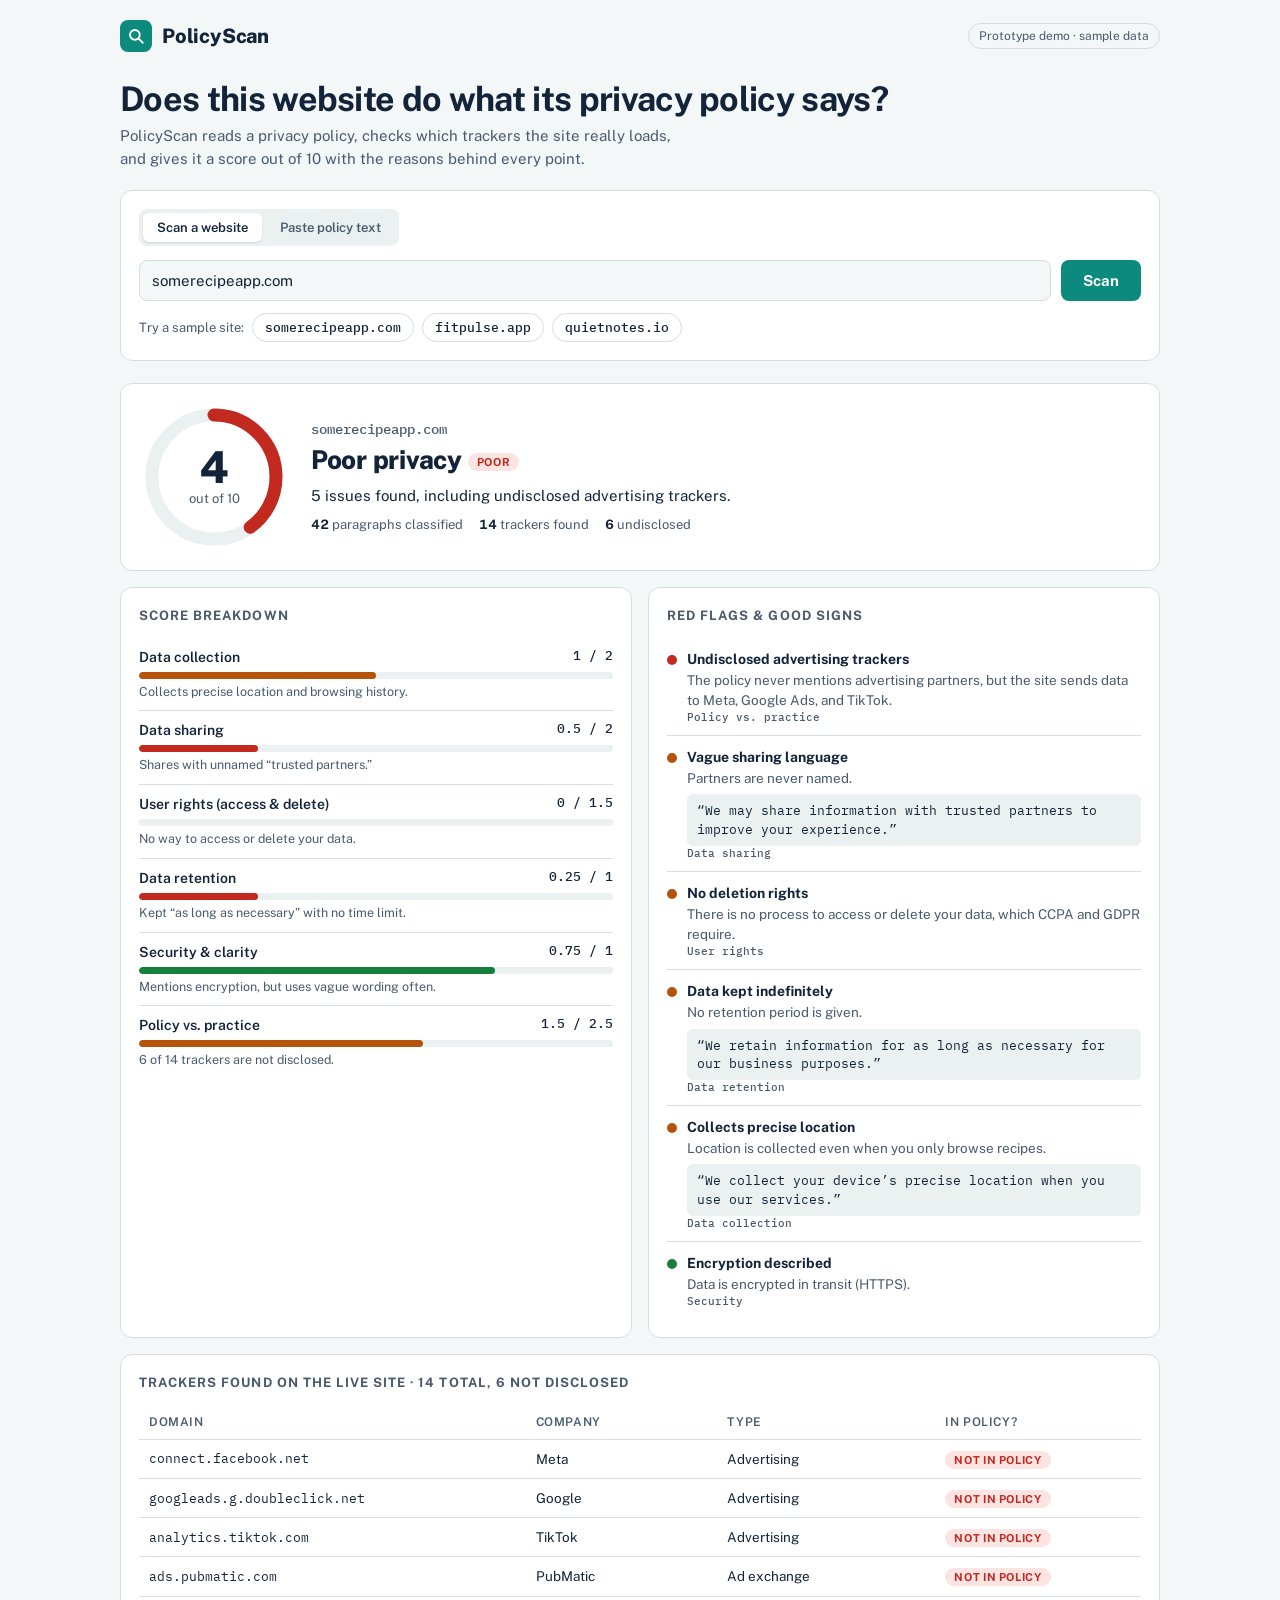
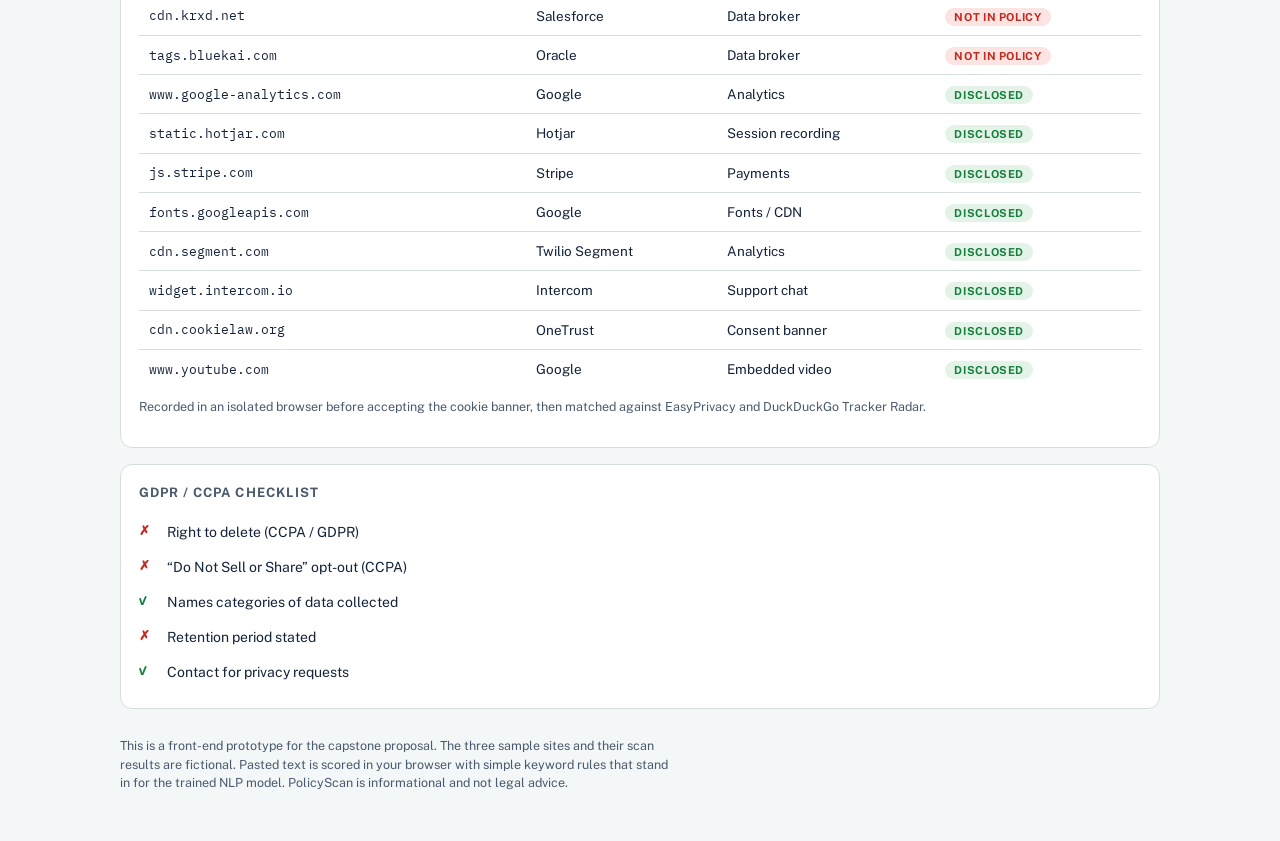
<file: demo/policyscan.html>
<!DOCTYPE html>
<html lang="en">
<head>
<meta charset="utf-8">
<meta name="viewport" content="width=device-width, initial-scale=1">
<title>PolicyScan</title>
<link rel="preconnect" href="https://fonts.googleapis.com">
<link rel="preconnect" href="https://fonts.gstatic.com" crossorigin>
<link rel="stylesheet" href="https://fonts.googleapis.com/css2?family=Public+Sans:wght@400;500;600;700;800&family=IBM+Plex+Mono:wght@400;500&display=swap">
<style>
:root{
  --bg:#F4F7F7; --surface:#FFFFFF; --surface-2:#EAF1F0; --ink:#13233A; --ink-2:#4A5A6E; --line:#D5DEDD;
  --accent:#0D8A7E; --accent-ink:#FFFFFF; --good:#15803D; --warn:#B45309; --bad:#C2291F;
  --good-bg:#E4F3E8; --warn-bg:#FBEFD9; --bad-bg:#FBE4E1;
  --sans:"Public Sans",system-ui,-apple-system,"Segoe UI",sans-serif;
  --mono:"IBM Plex Mono",ui-monospace,"SFMono-Regular",Menlo,monospace;
}
@media (prefers-color-scheme: dark){
  :root:not([data-theme="light"]){
    color-scheme:dark;
    --bg:#0E1622; --surface:#16212F; --surface-2:#1C2A3A; --ink:#E6EDF3; --ink-2:#9AAABB; --line:#2A3A4C;
    --accent:#2BB3A3; --accent-ink:#06201D; --good:#4ADE80; --warn:#F5B454; --bad:#F87171;
    --good-bg:#14301F; --warn-bg:#35270F; --bad-bg:#3A1A18;
  }
}
:root[data-theme="dark"]{
  color-scheme:dark;
  --bg:#0E1622; --surface:#16212F; --surface-2:#1C2A3A; --ink:#E6EDF3; --ink-2:#9AAABB; --line:#2A3A4C;
  --accent:#2BB3A3; --accent-ink:#06201D; --good:#4ADE80; --warn:#F5B454; --bad:#F87171;
  --good-bg:#14301F; --warn-bg:#35270F; --bad-bg:#3A1A18;
}
*{box-sizing:border-box}
[hidden]{display:none!important}
body{margin:0}
body{background:var(--bg);color:var(--ink);font-family:var(--sans);font-size:15px;line-height:1.5;padding-inline:16px;padding-block:0 48px}
.wrap{max-width:1040px;margin:0 auto}
header.top{display:flex;align-items:center;justify-content:space-between;gap:12px;padding-block:20px;flex-wrap:wrap}
.brand{display:flex;align-items:center;gap:10px;font-weight:800;font-size:20px;letter-spacing:-.01em}
.logo{width:32px;height:32px;border-radius:8px;background:var(--accent);display:grid;place-items:center}
.logo svg{width:18px;height:18px}
.demo-tag{font-size:12px;color:var(--ink-2);border:1px solid var(--line);border-radius:999px;padding:3px 10px}
h1{font-size:clamp(24px,4vw,34px);line-height:1.15;letter-spacing:-.02em;margin:8px 0 6px;text-wrap:balance}
.lede{color:var(--ink-2);max-width:62ch;margin:0 0 20px}
.panel{background:var(--surface);border:1px solid var(--line);border-radius:12px;padding:18px}
.tabs{display:flex;gap:4px;background:var(--surface-2);border-radius:8px;padding:4px;width:max-content;max-width:100%;margin-bottom:14px}
.tabs button{border:0;background:transparent;color:var(--ink-2);font:600 13px var(--sans);padding:7px 14px;border-radius:6px;cursor:pointer}
.tabs button[aria-selected="true"]{background:var(--surface);color:var(--ink);box-shadow:0 1px 2px rgba(0,0,0,.12)}
.row{display:flex;gap:10px;flex-wrap:wrap}
input[type=text],textarea{flex:1 1 260px;min-width:0;font:15px var(--sans);color:var(--ink);background:var(--bg);border:1px solid var(--line);border-radius:8px;padding:11px 12px}
textarea{width:100%;min-height:150px;font:13px/1.55 var(--mono);resize:vertical}
input:focus,textarea:focus,button:focus-visible{outline:2px solid var(--accent);outline-offset:2px}
.btn{background:var(--accent);color:var(--accent-ink);border:0;border-radius:8px;font:700 15px var(--sans);padding:11px 22px;cursor:pointer}
.btn:hover{filter:brightness(1.08)}
.btn:disabled{opacity:.6;cursor:progress}
.samples{display:flex;gap:8px;flex-wrap:wrap;align-items:center;margin-top:12px;font-size:13px;color:var(--ink-2)}
.chip{border:1px solid var(--line);background:var(--surface);color:var(--ink);border-radius:999px;padding:5px 12px;font:500 13px var(--mono);cursor:pointer}
.chip:hover{border-color:var(--accent)}
.hint{font-size:12.5px;color:var(--ink-2);margin-top:8px}

.steps{list-style:none;padding:0;margin:18px 0 0;display:grid;gap:8px}
.steps li{display:flex;align-items:center;gap:10px;font-size:14px;color:var(--ink-2)}
.steps .dot{width:18px;height:18px;border-radius:50%;border:2px solid var(--line);flex:none;display:grid;place-items:center}
.steps li.run .dot{border-color:var(--accent);border-top-color:transparent;animation:spin .8s linear infinite}
.steps li.done{color:var(--ink)}
.steps li.done .dot{background:var(--accent);border-color:var(--accent)}
.steps li.done .dot::after{content:"";width:6px;height:3px;border-left:2px solid var(--accent-ink);border-bottom:2px solid var(--accent-ink);transform:rotate(-45deg) translate(1px,-1px)}
.steps li.skip{opacity:.55}
@keyframes spin{to{transform:rotate(360deg)}}
@media (prefers-reduced-motion: reduce){.steps li.run .dot{animation:none}}

#report{margin-top:22px;display:grid;gap:16px}
.summary{display:grid;grid-template-columns:auto 1fr;gap:22px;align-items:center}
@media (max-width:620px){.summary{grid-template-columns:1fr;justify-items:start}}
.ring{position:relative;width:150px;height:150px}
.ring svg{width:100%;height:100%;transform:rotate(-90deg)}
.ring .val{position:absolute;inset:0;display:grid;place-content:center;text-align:center}
.ring .num{font-size:44px;font-weight:800;line-height:1;font-variant-numeric:tabular-nums}
.ring .of{font-size:13px;color:var(--ink-2)}
.site{font:500 14px var(--mono);color:var(--ink-2)}
.verdict{font-size:26px;font-weight:800;margin:2px 0 6px;letter-spacing:-.01em}
.pill{display:inline-block;font:700 11px var(--sans);letter-spacing:.06em;text-transform:uppercase;padding:3px 9px;border-radius:999px}
.p-good{background:var(--good-bg);color:var(--good)} .p-warn{background:var(--warn-bg);color:var(--warn)} .p-bad{background:var(--bad-bg);color:var(--bad)}
.meta{display:flex;gap:16px;flex-wrap:wrap;font-size:13px;color:var(--ink-2);margin-top:8px}
.meta b{color:var(--ink);font-variant-numeric:tabular-nums}

.grid2{display:grid;grid-template-columns:1fr 1fr;gap:16px}
@media (max-width:820px){.grid2{grid-template-columns:1fr}}
h2{font-size:13px;letter-spacing:.08em;text-transform:uppercase;color:var(--ink-2);margin:0 0 12px;font-weight:700}
.cat{display:grid;grid-template-columns:1fr auto;gap:4px 12px;padding:9px 0;border-bottom:1px solid var(--line)}
.cat:last-child{border-bottom:0}
.cat .name{font-weight:600;font-size:14px}
.cat .pts{font:500 13px var(--mono);font-variant-numeric:tabular-nums}
.bar{grid-column:1/-1;height:7px;background:var(--surface-2);border-radius:4px;overflow:hidden}
.bar i{display:block;height:100%;border-radius:4px;transition:width .6s ease}
.cat .why{grid-column:1/-1;font-size:12.5px;color:var(--ink-2)}

.flag{display:grid;grid-template-columns:auto 1fr;gap:10px;padding:11px 0;border-bottom:1px solid var(--line)}
.flag:last-child{border-bottom:0}
.sev{width:10px;height:10px;border-radius:50%;margin-top:6px}
.flag .t{font-weight:700;font-size:14px}
.flag .d{font-size:13.5px;color:var(--ink-2)}
.flag q{display:block;margin-top:6px;font:12.5px/1.5 var(--mono);color:var(--ink);background:var(--surface-2);padding:7px 10px;border-radius:6px;quotes:"\201C" "\201D"}
.flag .tag{font:500 11px var(--mono);color:var(--ink-2)}

.tablewrap{overflow-x:auto}
table{width:100%;border-collapse:collapse;font-size:13.5px}
th{text-align:left;font-weight:600;color:var(--ink-2);font-size:12px;text-transform:uppercase;letter-spacing:.05em;padding:8px 10px;border-bottom:1px solid var(--line)}
td{padding:9px 10px;border-bottom:1px solid var(--line);white-space:nowrap}
td.dom{font-family:var(--mono);font-size:12.5px}
tr:last-child td{border-bottom:0}
.check{display:flex;gap:10px;align-items:flex-start;padding:7px 0;font-size:14px}
.check .m{font:700 13px var(--mono);width:18px;flex:none}
.note{font-size:12.5px;color:var(--ink-2);margin-top:10px}
footer{margin-top:28px;font-size:12.5px;color:var(--ink-2);max-width:70ch}
</style>
</head>
<body>

<div class="wrap">
  <header class="top">
    <div class="brand"><span class="logo"><svg viewBox="0 0 24 24" fill="none" stroke="#fff" stroke-width="2.4" stroke-linecap="round"><circle cx="10.5" cy="10.5" r="6.5"/><path d="M15.5 15.5 21 21"/></svg></span>PolicyScan</div>
    <span class="demo-tag">Prototype demo · sample data</span>
  </header>

  <h1>Does this website do what its privacy policy says?</h1>
  <p class="lede">PolicyScan reads a privacy policy, checks which trackers the site really loads, and gives it a score out of 10 with the reasons behind every point.</p>

  <section class="panel" aria-label="Scan a website">
    <div class="tabs" role="tablist">
      <button role="tab" id="tab-url" aria-selected="true">Scan a website</button>
      <button role="tab" id="tab-text" aria-selected="false">Paste policy text</button>
    </div>

    <form id="form-url" class="row" autocomplete="off">
      <input type="text" id="url" value="somerecipeapp.com" aria-label="Website address" placeholder="example.com">
      <button class="btn" id="go-url" type="submit">Scan</button>
    </form>
    <div class="samples" id="samples-url">Try a sample site:
      <button class="chip" data-site="somerecipeapp.com">somerecipeapp.com</button>
      <button class="chip" data-site="fitpulse.app">fitpulse.app</button>
      <button class="chip" data-site="quietnotes.io">quietnotes.io</button>
    </div>

    <form id="form-text" hidden>
      <textarea id="policy" aria-label="Privacy policy text"></textarea>
      <div class="row" style="margin-top:10px;align-items:center">
        <button class="btn" id="go-text" type="submit">Analyze text</button>
        <button class="chip" type="button" id="load-sample">Load sample policy</button>
      </div>
      <p class="hint">Text-only scans can't check the live site, so the Policy vs. practice category is skipped and the score is scaled to 10.</p>
    </form>

    <ol class="steps" id="steps" hidden></ol>
  </section>

  <div id="report" aria-live="polite"></div>

  <footer>This is a front-end prototype for the capstone proposal. The three sample sites and their scan results are fictional. Pasted text is scored in your browser with simple keyword rules that stand in for the trained NLP model. PolicyScan is informational and not legal advice.</footer>
</div>

<script>
const CATS=[
  {k:"collection",name:"Data collection",max:2},
  {k:"sharing",name:"Data sharing",max:2},
  {k:"rights",name:"User rights (access & delete)",max:1.5},
  {k:"retention",name:"Data retention",max:1},
  {k:"security",name:"Security & clarity",max:1},
  {k:"practice",name:"Policy vs. practice",max:2.5},
];
const SITES={
  "somerecipeapp.com":{
    paragraphs:42,
    scores:{collection:1,sharing:0.5,rights:0,retention:0.25,security:0.75,practice:1.5},
    why:{
      collection:"Collects precise location and browsing history.",
      sharing:"Shares with unnamed “trusted partners.”",
      rights:"No way to access or delete your data.",
      retention:"Kept “as long as necessary” with no time limit.",
      security:"Mentions encryption, but uses vague wording often.",
      practice:"6 of 14 trackers are not disclosed."
    },
    flags:[
      {s:"bad",t:"Undisclosed advertising trackers",d:"The policy never mentions advertising partners, but the site sends data to Meta, Google Ads, and TikTok.",tag:"Policy vs. practice"},
      {s:"warn",t:"Vague sharing language",d:"Partners are never named.",q:"We may share information with trusted partners to improve your experience.",tag:"Data sharing"},
      {s:"warn",t:"No deletion rights",d:"There is no process to access or delete your data, which CCPA and GDPR require.",tag:"User rights"},
      {s:"warn",t:"Data kept indefinitely",d:"No retention period is given.",q:"We retain information for as long as necessary for our business purposes.",tag:"Data retention"},
      {s:"warn",t:"Collects precise location",d:"Location is collected even when you only browse recipes.",q:"We collect your device’s precise location when you use our services.",tag:"Data collection"},
      {s:"good",t:"Encryption described",d:"Data is encrypted in transit (HTTPS).",tag:"Security"}
    ],
    trackers:[
      ["connect.facebook.net","Meta","Advertising",false],["googleads.g.doubleclick.net","Google","Advertising",false],
      ["analytics.tiktok.com","TikTok","Advertising",false],["ads.pubmatic.com","PubMatic","Ad exchange",false],
      ["cdn.krxd.net","Salesforce","Data broker",false],["tags.bluekai.com","Oracle","Data broker",false],
      ["www.google-analytics.com","Google","Analytics",true],["static.hotjar.com","Hotjar","Session recording",true],
      ["js.stripe.com","Stripe","Payments",true],["fonts.googleapis.com","Google","Fonts / CDN",true],
      ["cdn.segment.com","Twilio Segment","Analytics",true],["widget.intercom.io","Intercom","Support chat",true],
      ["cdn.cookielaw.org","OneTrust","Consent banner",true],["www.youtube.com","Google","Embedded video",true]
    ],
    law:[["Right to delete (CCPA / GDPR)",false],["“Do Not Sell or Share” opt-out (CCPA)",false],["Names categories of data collected",true],["Retention period stated",false],["Contact for privacy requests",true]]
  },
  "fitpulse.app":{
    paragraphs:58,
    scores:{collection:0.5,sharing:1,rights:1.5,retention:0.5,security:1,practice:1.5},
    why:{
      collection:"Collects heart rate, sleep data, and contacts.",
      sharing:"Shares with named insurance partners if you opt in.",
      rights:"Clear export and delete tools.",
      retention:"Deleted 3 years after account closure.",
      security:"Describes encryption and access controls clearly.",
      practice:"2 of 9 trackers are not disclosed."
    },
    flags:[
      {s:"bad",t:"Collects health-related data",d:"Heart rate and sleep data are highly sensitive if leaked or shared.",q:"We collect heart rate, sleep patterns, and activity data from connected devices.",tag:"Data collection"},
      {s:"warn",t:"2 undisclosed trackers",d:"An attribution SDK and a data broker script are not mentioned in the policy.",tag:"Policy vs. practice"},
      {s:"warn",t:"Long retention",d:"Data is kept for 3 years after you close your account.",tag:"Data retention"},
      {s:"good",t:"Export and delete your data",d:"Settings include one-click export and account deletion.",tag:"User rights"},
      {s:"good",t:"Partners named, opt-in only",d:"Insurance partners are listed by name and sharing is off by default.",tag:"Data sharing"}
    ],
    trackers:[
      ["app.adjust.com","Adjust","Attribution",false],["cdn.lotame.com","Lotame","Data broker",false],
      ["api.mixpanel.com","Mixpanel","Analytics",true],["js.stripe.com","Stripe","Payments",true],
      ["sentry.io","Sentry","Error reporting",true],["www.google-analytics.com","Google","Analytics",true],
      ["cdn.cookielaw.org","OneTrust","Consent banner",true],["fonts.gstatic.com","Google","Fonts / CDN",true],
      ["widget.intercom.io","Intercom","Support chat",true]
    ],
    law:[["Right to delete (CCPA / GDPR)",true],["“Do Not Sell or Share” opt-out (CCPA)",true],["Names categories of data collected",true],["Retention period stated",true],["Contact for privacy requests",true]]
  },
  "quietnotes.io":{
    paragraphs:19,
    scores:{collection:2,sharing:2,rights:1.5,retention:1,security:1,practice:2},
    why:{
      collection:"Only email and your notes.",
      sharing:"No selling; processors are listed by name.",
      rights:"Export and delete at any time.",
      retention:"Deleted within 30 days of closing your account.",
      security:"End-to-end encryption, plain wording.",
      practice:"1 analytics script is not disclosed."
    },
    flags:[
      {s:"warn",t:"1 undisclosed analytics script",d:"A privacy-friendly analytics script loads but isn't listed in the policy.",tag:"Policy vs. practice"},
      {s:"good",t:"Minimal data collection",d:"Collects only your email address and the notes you write.",q:"We only collect your email address and the content you choose to store.",tag:"Data collection"},
      {s:"good",t:"Short, clear retention",d:"Everything is deleted within 30 days of closing your account.",tag:"Data retention"},
      {s:"good",t:"No data selling",d:"The policy states that data is never sold or used for ads.",tag:"Data sharing"}
    ],
    trackers:[
      ["plausible.io","Plausible","Analytics",false],["js.stripe.com","Stripe","Payments",true],["fonts.bunny.net","Bunny","Fonts / CDN",true]
    ],
    law:[["Right to delete (CCPA / GDPR)",true],["“Do Not Sell or Share” opt-out (CCPA)",true],["Names categories of data collected",true],["Retention period stated",true],["Contact for privacy requests",true]]
  }
};

const SAMPLE_POLICY=`Information We Collect
We collect your name, email address, and payment details when you create an account. We may also collect your device's precise location and browsing history to personalize content.

How We Share Information
We may share information with trusted partners and advertisers for marketing purposes. We do not sell your personal information to data brokers.

Your Choices
You can request access to your data or ask us to delete your account at any time by emailing privacy@example.com.

Data Retention
We retain information for as long as necessary to provide our services.

Security
We use industry-standard encryption to protect your data in transit and at rest. From time to time, we may update certain practices.`;

const $=s=>document.querySelector(s);
const esc=s=>String(s).replace(/[&<>"']/g,c=>({"&":"&amp;","<":"&lt;",">":"&gt;",'"':"&quot;","'":"&#39;"}[c]));
const sleep=ms=>new Promise(r=>setTimeout(r,ms));
const reduced=matchMedia("(prefers-reduced-motion: reduce)").matches;

function rating(score){return score>=8?["Good","p-good","var(--good)"]:score>=5?["Fair","p-warn","var(--warn)"]:["Poor","p-bad","var(--bad)"]}
function color(frac){return frac>=.75?"var(--good)":frac>=.4?"var(--warn)":"var(--bad)"}

function render(r){
  const total=r.total;
  const [label,pill,ringColor]=rating(total);
  const C=2*Math.PI*62, frac=Math.max(0,Math.min(1,total/10));
  const catRows=CATS.map(c=>{
    const v=r.scores[c.k];
    if(v===null) return `<div class="cat"><span class="name">${c.name}</span><span class="pts">skipped</span><div class="bar"><i style="width:0"></i></div><span class="why">${esc(r.why[c.k])}</span></div>`;
    const f=v/c.max;
    return `<div class="cat"><span class="name">${c.name}</span><span class="pts">${fmt(v)} / ${fmt(c.max)}</span><div class="bar"><i style="width:${f*100}%;background:${color(f)}"></i></div><span class="why">${esc(r.why[c.k])}</span></div>`;
  }).join("");
  const sevC={bad:"var(--bad)",warn:"var(--warn)",good:"var(--good)"};
  const order={bad:0,warn:1,good:2};
  const flags=[...r.flags].sort((a,b)=>order[a.s]-order[b.s]).map(f=>`<div class="flag"><span class="sev" style="background:${sevC[f.s]}"></span><div><div class="t">${esc(f.t)}</div><div class="d">${esc(f.d)}</div>${f.q?`<q>${esc(f.q)}</q>`:""}<div class="tag">${esc(f.tag)}</div></div></div>`).join("") || `<p class="note">No flags found.</p>`;

  let trackerHtml;
  if(r.trackers){
    const undis=r.trackers.filter(t=>!t[3]).length;
    const rows=[...r.trackers].sort((a,b)=>a[3]-b[3]).map(t=>`<tr><td class="dom">${esc(t[0])}</td><td>${esc(t[1])}</td><td>${esc(t[2])}</td><td>${t[3]?'<span class="pill p-good">Disclosed</span>':'<span class="pill p-bad">Not in policy</span>'}</td></tr>`).join("");
    trackerHtml=`<section class="panel"><h2>Trackers found on the live site · ${r.trackers.length} total, ${undis} not disclosed</h2><div class="tablewrap"><table><thead><tr><th>Domain</th><th>Company</th><th>Type</th><th>In policy?</th></tr></thead><tbody>${rows}</tbody></table></div><p class="note">Recorded in an isolated browser before accepting the cookie banner, then matched against EasyPrivacy and DuckDuckGo Tracker Radar.</p></section>`;
  } else {
    trackerHtml=`<section class="panel"><h2>Trackers</h2><p class="note" style="margin:0">Not checked. Scan a website address to audit the live site.</p></section>`;
  }
  const law=r.law.map(([t,ok])=>`<div class="check"><span class="m" style="color:${ok?"var(--good)":"var(--bad)"}">${ok?"✓":"✗"}</span><span>${esc(t)}</span></div>`).join("");

  $("#report").innerHTML=`
  <section class="panel summary">
    <div class="ring" role="img" aria-label="Score ${fmt(total)} out of 10">
      <svg viewBox="0 0 150 150"><circle cx="75" cy="75" r="62" fill="none" stroke="var(--surface-2)" stroke-width="13"/><circle id="arc" cx="75" cy="75" r="62" fill="none" stroke="${ringColor}" stroke-width="13" stroke-linecap="round" stroke-dasharray="${C}" stroke-dashoffset="${C}" style="transition:stroke-dashoffset .9s ease"/></svg>
      <div class="val"><span class="num">${fmt(total)}</span><span class="of">out of 10</span></div>
    </div>
    <div>
      <div class="site">${esc(r.site)}</div>
      <div class="verdict">${label} privacy <span class="pill ${pill}" style="vertical-align:middle">${label}</span></div>
      <div>${esc(r.summary)}</div>
      <div class="meta"><span><b>${r.paragraphs}</b> paragraphs classified</span><span><b>${r.trackers?r.trackers.length:"–"}</b> trackers found</span><span><b>${r.trackers?r.trackers.filter(t=>!t[3]).length:"–"}</b> undisclosed</span></div>
    </div>
  </section>
  <div class="grid2">
    <section class="panel"><h2>Score breakdown</h2>${catRows}</section>
    <section class="panel"><h2>Red flags & good signs</h2>${flags}</section>
  </div>
  ${trackerHtml}
  <section class="panel"><h2>GDPR / CCPA checklist</h2>${law}</section>`;
  requestAnimationFrame(()=>requestAnimationFrame(()=>{const a=$("#arc"); if(a) a.style.strokeDashoffset=C*(1-frac);}));
}
function fmt(n){return (Math.round(n*100)/100).toString()}

function siteResult(site){
  const d=SITES[site];
  const total=Object.values(d.scores).reduce((a,b)=>a+b,0);
  const bad=d.flags.filter(f=>f.s==="bad").length, warn=d.flags.filter(f=>f.s==="warn").length;
  return {...d,site,total,summary:`${bad+warn} issues found, including ${d.flags.find(f=>f.s!=="good").t.toLowerCase()}.`};
}

// Simple keyword rules standing in for the trained NLP classifier
function analyzeText(text){
  const paras=text.split(/\n\s*\n|\n(?=[A-Z][^.\n]{0,40}\n)/).map(s=>s.trim()).filter(Boolean);
  const sentences=text.replace(/\n+/g," ").split(/(?<=[.!?])\s+/).map(s=>s.trim()).filter(s=>s.length>8);
  const find=re=>sentences.find(s=>re.test(s));
  const flags=[], scores={}, why={};

  const sensitive=[["precise location",/precise location|geolocation|gps/i],["browsing history",/browsing history|browsing activity/i],["contacts",/contacts|address book/i],["biometric data",/biometric|face|fingerprint/i],["health data",/health|heart rate|medical/i]];
  const hits=sensitive.filter(([,re])=>re.test(text));
  scores.collection=Math.max(0,2-hits.length*0.5);
  why.collection=hits.length?`Collects ${hits.map(h=>h[0]).join(", ")}.`:"No sensitive data types detected.";
  if(hits.length) flags.push({s:hits.length>1?"bad":"warn",t:`Collects ${hits[0][0]}${hits.length>1?` and ${hits.length-1} more sensitive type${hits.length>2?"s":""}`:""}`,d:"Sensitive data raises the harm if it's shared or breached.",q:find(hits[0][1]),tag:"Data collection"});

  let sh=2; const shareNotes=[];
  const sells=/\bsell\b|\bsold\b/i.test(text)&&!/(do not|don't|never|will not)\s+sell/i.test(text);
  if(sells){sh-=1.5;shareNotes.push("sells data");flags.push({s:"bad",t:"May sell your data",d:"The policy allows selling personal information.",q:find(/\bsell\b|\bsold\b/i),tag:"Data sharing"});}
  if(/advertis/i.test(text)){sh-=0.75;shareNotes.push("shares with advertisers");flags.push({s:"bad",t:"Shares data with advertisers",d:"Your data can be used for targeted ads.",q:find(/advertis/i),tag:"Data sharing"});}
  if(/trusted partners|third[- ]part(y|ies)|partners/i.test(text)){sh-=0.5;shareNotes.push("vague partners");flags.push({s:"warn",t:"Vague sharing language",d:"Partners are not named.",q:find(/partners|third[- ]part/i),tag:"Data sharing"});}
  if(/(do not|don't|never|will not)\s+sell/i.test(text)){sh+=0.25;flags.push({s:"good",t:"States it does not sell data",d:"The policy commits to not selling personal information.",q:find(/(do not|don't|never|will not)\s+sell/i),tag:"Data sharing"});}
  scores.sharing=clamp(sh,0,2); why.sharing=shareNotes.length?cap(shareNotes.join("; "))+".":"No risky sharing detected.";

  const del=/delete|deletion|erase/i.test(text), acc=/access|copy of|export|download your/i.test(text), opt=/opt[- ]out/i.test(text);
  scores.rights=(del?0.75:0)+(acc?0.5:0)+(opt?0.25:0);
  why.rights=[del&&"delete",acc&&"access",opt&&"opt out"].filter(Boolean).length?`You can ${[del&&"delete",acc&&"access",opt&&"opt out"].filter(Boolean).join(", ")}.`:"No access or deletion rights found.";
  if(del) flags.push({s:"good",t:"You can delete your data",d:"The policy explains how to request deletion.",q:find(/delete|deletion|erase/i),tag:"User rights"});
  else flags.push({s:"warn",t:"No deletion rights",d:"No way to delete your data is described (a CCPA/GDPR gap).",tag:"User rights"});

  const period=/\b\d+\s*(days?|months?|years?)\b/i.test(text)&&/retain|retention|delete|kept|keep/i.test(text);
  const vagueRet=/as long as (necessary|needed)|indefinitely/i.test(text);
  scores.retention=period?1:vagueRet?0.25:0;
  why.retention=period?"Gives a clear time limit.":vagueRet?"Kept “as long as necessary.”":"No retention period stated.";
  if(!period) flags.push({s:"warn",t:vagueRet?"No clear retention limit":"No retention period",d:"It's unclear when your data is deleted.",q:vagueRet?find(/as long as|indefinitely/i):undefined,tag:"Data retention"});

  const enc=/encrypt|secure|safeguard/i.test(text);
  const words=text.split(/\s+/).length, hedges=(text.match(/\b(may|might|certain|from time to time|such as|including but not limited)\b/gi)||[]).length;
  const hedgeRate=hedges/Math.max(words,1)*100;
  scores.security=clamp((enc?0.6:0)+(hedgeRate<1.5?0.4:hedgeRate<3?0.2:0),0,1);
  why.security=`${enc?"Describes security measures":"No security measures described"}; ${hedges} vague word${hedges===1?"":"s"} (${hedgeRate.toFixed(1)} per 100 words).`;
  if(enc) flags.push({s:"good",t:"Security measures described",d:"Mentions encryption or safeguards.",q:find(/encrypt|secure|safeguard/i),tag:"Security"});
  if(hedgeRate>=1.5) flags.push({s:"warn",t:"Heavy use of vague language",d:`Words like “may” and “certain” appear ${hedges} times.`,tag:"Clarity"});

  scores.practice=null; why.practice="Not checked for pasted text.";
  const raw=CATS.filter(c=>c.k!=="practice").reduce((a,c)=>a+scores[c.k],0);
  const total=raw/7.5*10;
  const issues=flags.filter(f=>f.s!=="good").length;
  return {site:"Pasted policy text",scores,why,flags,trackers:null,paragraphs:paras.length,total,
    summary:`${issues} issue${issues===1?"":"s"} found in the text. Scan a website to also check its trackers.`,
    law:[["Right to delete (CCPA / GDPR)",del],["“Do Not Sell or Share” opt-out (CCPA)",/(do not|don't) sell|opt[- ]out/i.test(text)],["Names categories of data collected",/collect/i.test(text)],["Retention period stated",period],["Contact for privacy requests",/@|contact/i.test(text)]]};
}
const clamp=(v,a,b)=>Math.max(a,Math.min(b,v));
const cap=s=>s.charAt(0).toUpperCase()+s.slice(1);

async function runSteps(list){
  const el=$("#steps"); el.hidden=false;
  el.innerHTML=list.map(([t,skip])=>`<li class="${skip?"skip":""}"><span class="dot"></span>${esc(t)}</li>`).join("");
  const lis=[...el.children];
  for(let i=0;i<lis.length;i++){
    if(list[i][1]) continue;
    lis[i].className="run"; await sleep(reduced?60:420+Math.random()*250); lis[i].className="done";
  }
}

let busy=false;
async function scanSite(site){
  if(busy) return; busy=true;
  site=site.trim().toLowerCase().replace(/^https?:\/\//,"").replace(/\/.*$/,"");
  $("#url").value=site; $("#go-url").disabled=true; $("#report").innerHTML="";
  await runSteps([["Checking the address is safe to visit",0],["Finding and downloading the privacy policy",0],["Classifying each paragraph with the NLP model",0],["Loading the site in an isolated browser to record trackers",0],["Comparing the policy to what the site does",0],["Calculating the score",0]]);
  const known=SITES[site];
  if(known) render(siteResult(site));
  else $("#report").innerHTML=`<section class="panel"><h2>Sample sites only</h2><p style="margin:0">This prototype can't reach live websites yet, so <b>${esc(site||"that address")}</b> can't be scanned. Pick a sample site above, or paste a real privacy policy in the <b>Paste policy text</b> tab to score it.</p></section>`;
  $("#go-url").disabled=false; busy=false;
}
async function scanText(){
  if(busy) return;
  const text=$("#policy").value.trim();
  if(text.length<40){$("#report").innerHTML=`<section class="panel"><p style="margin:0">Paste at least a few sentences of a privacy policy, or load the sample policy.</p></section>`;return;}
  busy=true; $("#go-text").disabled=true; $("#report").innerHTML="";
  await runSteps([["Splitting the policy into paragraphs",0],["Classifying each paragraph with the NLP model",0],["Checking the live site's trackers (skipped for pasted text)",1],["Calculating the score",0]]);
  render(analyzeText(text));
  $("#go-text").disabled=false; busy=false;
}

function setTab(which){
  const url=which==="url";
  $("#tab-url").setAttribute("aria-selected",url); $("#tab-text").setAttribute("aria-selected",!url);
  $("#form-url").hidden=!url; $("#samples-url").hidden=!url; $("#form-text").hidden=url;
}
$("#tab-url").onclick=()=>setTab("url");
$("#tab-text").onclick=()=>{setTab("text"); if(!$("#policy").value) $("#policy").value=SAMPLE_POLICY;};
$("#form-url").addEventListener("submit",e=>{e.preventDefault();scanSite($("#url").value)});
$("#form-text").addEventListener("submit",e=>{e.preventDefault();scanText()});
$("#load-sample").onclick=()=>{$("#policy").value=SAMPLE_POLICY};
document.querySelectorAll(".chip[data-site]").forEach(b=>b.onclick=()=>scanSite(b.dataset.site));

// Open in a working state with the sample report
render(siteResult("somerecipeapp.com"));
</script>
</body>
</html>
</file>
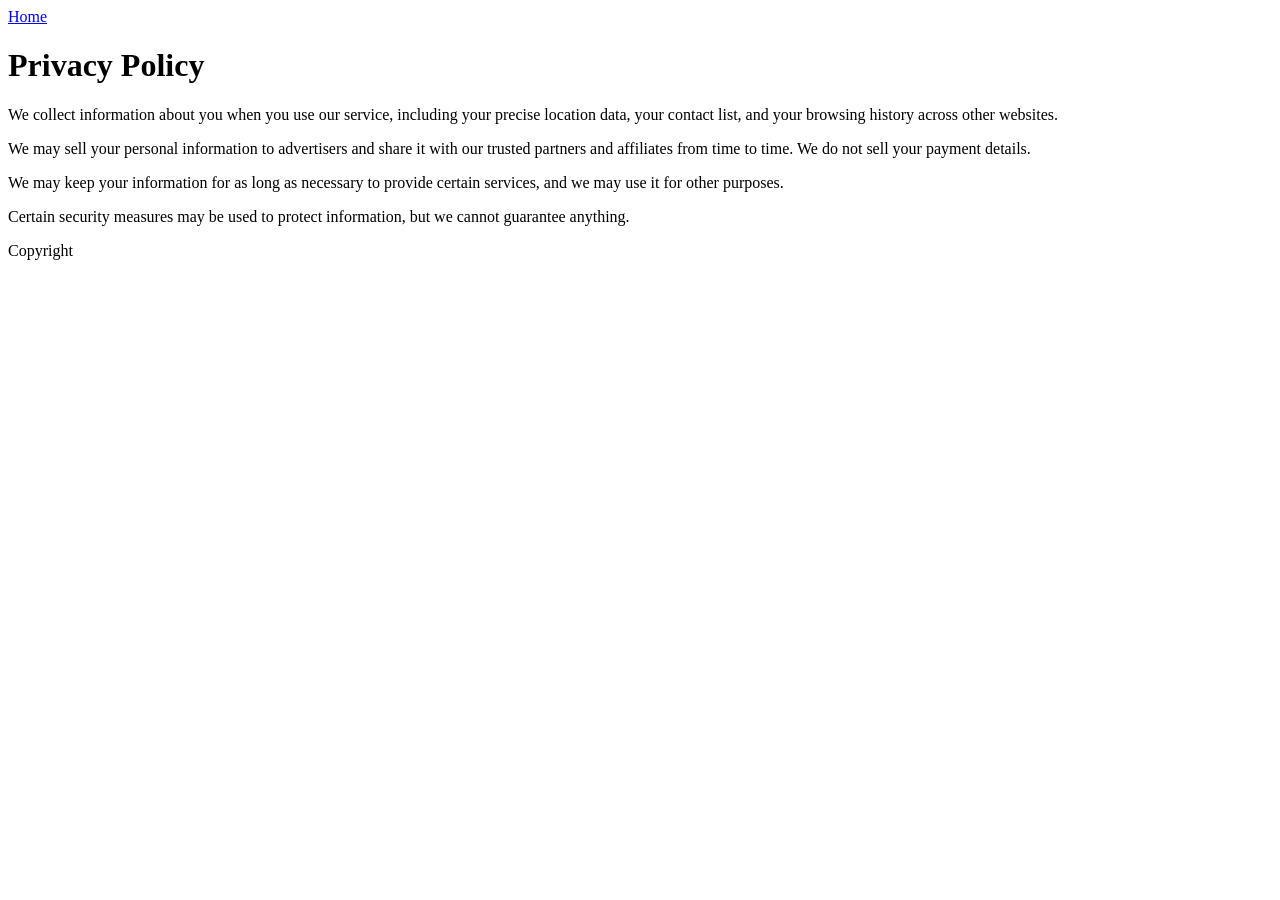
<file: tests/fixtures/policy_bad.html>
<html><head><title>Privacy Policy</title></head><body>
<nav><a href="/">Home</a></nav>
<main>
<h1>Privacy Policy</h1>
<p>We collect information about you when you use our service, including your precise location data, your contact list, and your browsing history across other websites.</p>
<p>We may sell your personal information to advertisers and share it with our trusted partners and affiliates from time to time. We do not sell your payment details.</p>
<p>We may keep your information for as long as necessary to provide certain services, and we may use it for other purposes.</p>
<p>Certain security measures may be used to protect information, but we cannot guarantee anything.</p>
</main>
<footer>Copyright</footer>
</body></html>
</file>
